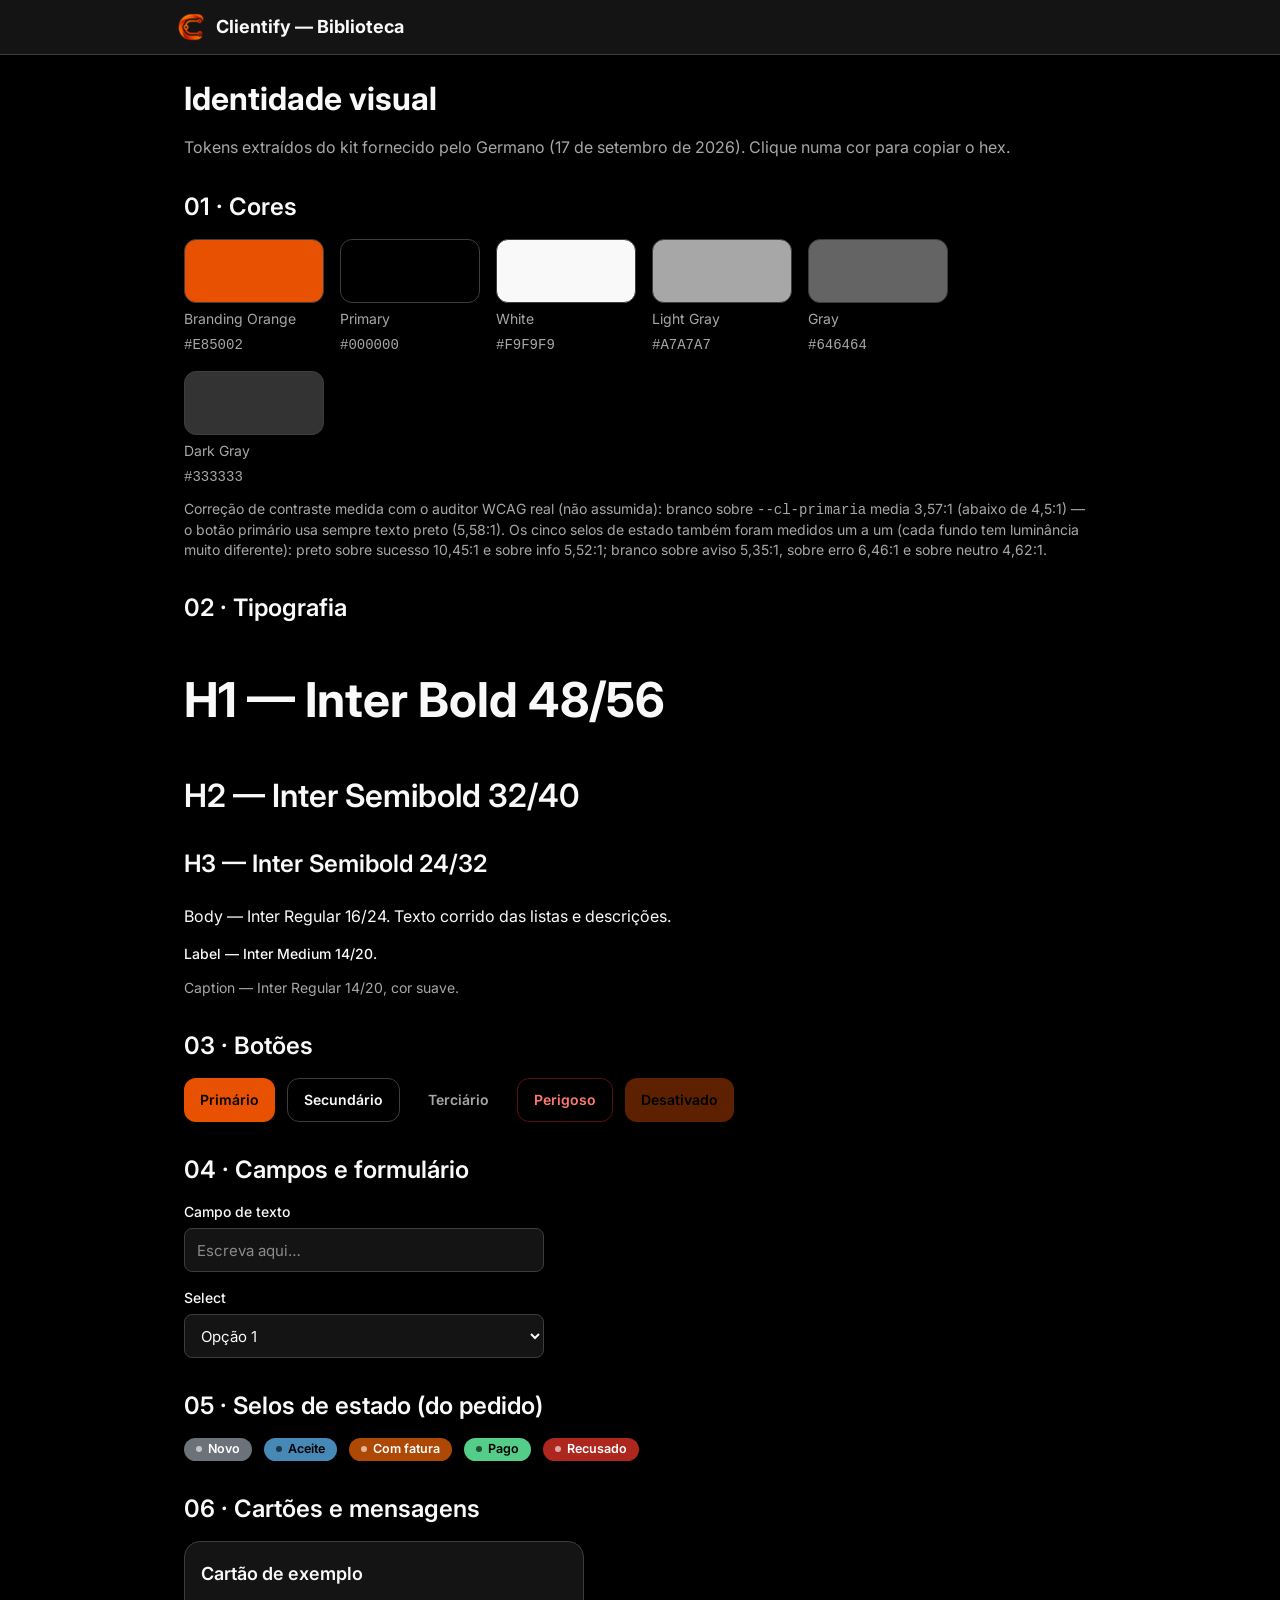
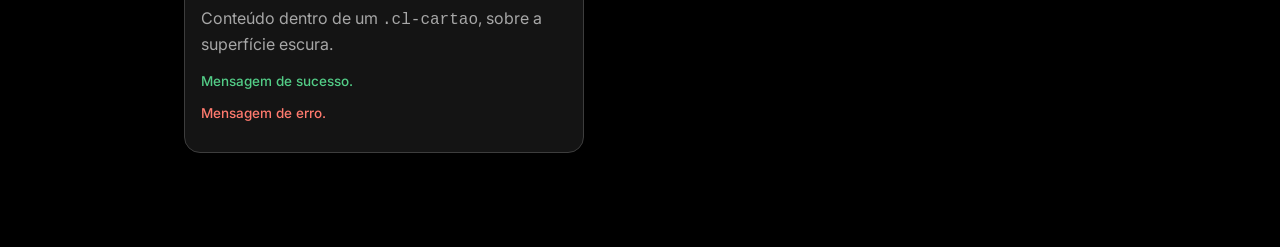
<file: biblioteca.html>
<!DOCTYPE html>
<html lang="pt-PT">
<head>
  <meta charset="UTF-8" />
  <meta name="clientify-versao" content="e7145a6d36ff" />
  <meta name="viewport" content="width=device-width, initial-scale=1.0" />
  <title>Biblioteca — Clientify</title>
  <meta name="description" content="Referência de identidade visual: cores, tipografia e componentes." />
  <link rel="icon" href="favicon-32.png" />
  <link rel="apple-touch-icon" href="apple-touch-icon.png" />
  <link rel="preconnect" href="https://fonts.googleapis.com" />
  <link rel="preconnect" href="https://fonts.gstatic.com" crossorigin />
  <link rel="stylesheet"
        href="https://fonts.googleapis.com/css2?family=Inter:wght@400;500;600;700&display=swap" />
  <link rel="stylesheet" href="web/biblioteca/clientify.css?v=914fd3e4" />
  <style>
    .chip { display: inline-flex; flex-direction: column; gap: 6px; width: 140px; }
    .chip .amostra { height: 64px; border-radius: var(--cl-r); border: 1px solid var(--cl-borda); cursor: pointer; }
    .secao { margin-bottom: var(--cl-e6); }
  </style>
</head>
<body>

<header class="cl-topo">
  <div class="cl-topo-int">
    <a class="cl-marca" href="index.html">
      <img src="favicon-32.png" alt="" />
      Clientify — Biblioteca
    </a>
  </div>
</header>

<main class="cl-env" style="padding-top:var(--cl-e5);padding-bottom:64px">

  <section class="secao">
    <h1 class="cl-h1" style="margin-bottom:var(--cl-e2);font-size:32px;line-height:40px">Identidade visual</h1>
    <p class="cl-suave">Tokens extraídos do kit fornecido pelo Germano (17 de setembro de 2026). Clique numa cor para copiar o hex.</p>
  </section>

  <section class="secao">
    <h2 class="cl-h3" style="margin-bottom:var(--cl-e4)">01 · Cores</h2>
    <div class="cl-fila" style="gap:var(--cl-e4)">
      <div class="chip"><div class="amostra" style="background:var(--cl-primaria)" data-copiar="#E85002"></div><b class="cl-caption">Branding Orange</b><span class="cl-caption mono">#E85002</span></div>
      <div class="chip"><div class="amostra" style="background:var(--cl-preto);border:1px solid var(--cl-borda)" data-copiar="#000000"></div><b class="cl-caption">Primary</b><span class="cl-caption mono">#000000</span></div>
      <div class="chip"><div class="amostra" style="background:var(--cl-branco)" data-copiar="#F9F9F9"></div><b class="cl-caption">White</b><span class="cl-caption mono">#F9F9F9</span></div>
      <div class="chip"><div class="amostra" style="background:var(--cl-cinza-claro)" data-copiar="#A7A7A7"></div><b class="cl-caption">Light Gray</b><span class="cl-caption mono">#A7A7A7</span></div>
      <div class="chip"><div class="amostra" style="background:var(--cl-cinza)" data-copiar="#646464"></div><b class="cl-caption">Gray</b><span class="cl-caption mono">#646464</span></div>
      <div class="chip"><div class="amostra" style="background:var(--cl-cinza-escuro)" data-copiar="#333333"></div><b class="cl-caption">Dark Gray</b><span class="cl-caption mono">#333333</span></div>
    </div>
    <p class="cl-caption" style="margin-top:var(--cl-e3)">
      Correção de contraste medida com o auditor WCAG real (não assumida): branco
      sobre <code>--cl-primaria</code> media 3,57:1 (abaixo de 4,5:1) — o botão
      primário usa sempre texto preto (5,58:1). Os cinco selos de estado também
      foram medidos um a um (cada fundo tem luminância muito diferente): preto
      sobre sucesso 10,45:1 e sobre info 5,52:1; branco sobre aviso 5,35:1, sobre
      erro 6,46:1 e sobre neutro 4,62:1.
    </p>
  </section>

  <section class="secao">
    <h2 class="cl-h3" style="margin-bottom:var(--cl-e4)">02 · Tipografia</h2>
    <p class="cl-h1">H1 — Inter Bold 48/56</p>
    <p class="cl-h2">H2 — Inter Semibold 32/40</p>
    <p class="cl-h3">H3 — Inter Semibold 24/32</p>
    <p class="cl-body">Body — Inter Regular 16/24. Texto corrido das listas e descrições.</p>
    <p class="cl-label">Label — Inter Medium 14/20.</p>
    <p class="cl-caption">Caption — Inter Regular 14/20, cor suave.</p>
  </section>

  <section class="secao">
    <h2 class="cl-h3" style="margin-bottom:var(--cl-e4)">03 · Botões</h2>
    <div class="cl-fila">
      <button class="cl-botao cl-botao-primario">Primário</button>
      <button class="cl-botao cl-botao-secundario">Secundário</button>
      <button class="cl-botao cl-botao-terciario">Terciário</button>
      <button class="cl-botao cl-botao-perigoso">Perigoso</button>
      <button class="cl-botao cl-botao-primario" disabled data-contraste-proposital
              title="Elementos desativados não têm requisito de contraste no WCAG (1.4.11).">Desativado</button>
    </div>
  </section>

  <section class="secao">
    <h2 class="cl-h3" style="margin-bottom:var(--cl-e4)">04 · Campos e formulário</h2>
    <div style="max-width:360px">
      <div class="cl-campo">
        <label for="ex-texto">Campo de texto</label>
        <input id="ex-texto" placeholder="Escreva aqui…" />
      </div>
      <div class="cl-campo">
        <label for="ex-select">Select</label>
        <select id="ex-select"><option>Opção 1</option><option>Opção 2</option></select>
      </div>
    </div>
  </section>

  <section class="secao">
    <h2 class="cl-h3" style="margin-bottom:var(--cl-e4)">05 · Selos de estado (do pedido)</h2>
    <div class="cl-fila">
      <span class="cl-selo cl-selo-neutro"><span class="ponto"></span>Novo</span>
      <span class="cl-selo cl-selo-info"><span class="ponto"></span>Aceite</span>
      <span class="cl-selo cl-selo-aviso"><span class="ponto"></span>Com fatura</span>
      <span class="cl-selo cl-selo-sucesso"><span class="ponto"></span>Pago</span>
      <span class="cl-selo cl-selo-erro"><span class="ponto"></span>Recusado</span>
    </div>
  </section>

  <section class="secao">
    <h2 class="cl-h3" style="margin-bottom:var(--cl-e4)">06 · Cartões e mensagens</h2>
    <div class="cl-cartao" style="max-width:400px">
      <h3 class="cl-h3" style="margin-bottom:var(--cl-e2);font-size:18px">Cartão de exemplo</h3>
      <p class="cl-suave cl-body">Conteúdo dentro de um <code>.cl-cartao</code>, sobre a superfície escura.</p>
      <p class="cl-msg cl-msg-ok" style="margin-top:var(--cl-e3)">Mensagem de sucesso.</p>
      <p class="cl-msg cl-msg-erro">Mensagem de erro.</p>
    </div>
  </section>

</main>

<script src="web/biblioteca/clientify.js?v=2794da5c"></script>
<script>
  document.querySelectorAll('[data-copiar]').forEach((el) => {
    el.addEventListener('click', () => navigator.clipboard.writeText(el.dataset.copiar));
  });
</script>
</body>
</html>
</file>
<file: web/biblioteca/clientify.css>
/* Clientify — sistema de desenho. Tema escuro (preto puro), Inter em
   tudo, laranja de marca. Tokens extraídos do kit de identidade
   fornecido pelo Germano (17 de setembro de 2026) — as cores com hex
   vêm rotuladas no próprio kit; os selos de estado foram amostrados por
   pixel diretamente da imagem do kit ("Lead Status Badges"), nunca
   adivinhados. Contraste medido antes de escrever (não assumido) — ver
   nota junto a cada selo. */

:root {
  /* cor de marca (rotuladas no kit) */
  --cl-primaria: #E85002;
  /* correção de contraste: --cl-primaria como texto sobre
     --cl-superficie-elevada mede 3,36:1 (abaixo de 4,5) — este tom mais
     claro mede 5,41:1. Só para texto solto sobre superfícies escuras
     (ex.: o botão "Mostrar" da senha); botões continuam com a marca. */
  --cl-primaria-clara: #FF8A4D;
  --cl-preto: #000000;
  --cl-branco: #F9F9F9;
  --cl-cinza-claro: #A7A7A7;
  --cl-cinza: #646464;
  --cl-cinza-escuro: #333333;

  --cl-fundo: #000000;
  /* não rotulada no kit — só Primary(preto)/Dark Gray(#333) existiam;
     um tom intermédio dá profundidade aos cartões sem inventar cor de
     marca nova, fica dentro do espectro neutro já implícito no kit. */
  --cl-superficie: #141414;
  --cl-superficie-elevada: #333333;
  --cl-borda: #3D3D3D;

  --cl-texto: #F9F9F9;
  --cl-texto-suave: #A7A7A7;

  /* selos de estado — amostrados por pixel do kit ("Lead Status
     Badges": New/Contacted/Qualified/Won/Lost) */
  --cl-sucesso: #53CD87;
  --cl-aviso: #AD4904;
  --cl-info: #4789B6;
  --cl-erro: #AD271E;
  --cl-neutro: #6B727A;

  --cl-e1: 4px; --cl-e2: 8px; --cl-e3: 12px; --cl-e4: 16px; --cl-e5: 24px; --cl-e6: 32px;
  --cl-r-sm: 8px; --cl-r: 12px; --cl-r-lg: 16px; --cl-r-xl: 24px;

  --cl-sombra-baixa: 0 1px 3px rgba(0,0,0,.5);
  --cl-sombra-media: 0 6px 16px rgba(0,0,0,.55);
  --cl-sombra-alta: 0 16px 40px rgba(0,0,0,.65);

  --cl-fonte: 'Inter', sans-serif;
}

* { box-sizing: border-box; }
html { color-scheme: dark; }
body {
  margin: 0; background: var(--cl-fundo); color: var(--cl-texto);
  font: 400 16px/24px var(--cl-fonte); -webkit-font-smoothing: antialiased;
}
h1, h2, h3, h4 { font-family: var(--cl-fonte); font-weight: 700; margin: 0; color: var(--cl-texto); }
a { color: inherit; }
[hidden] { display: none !important; }

/* ── escala de tipografia (rotulada no kit) ──────────────────────────── */
.cl-h1 { font: 700 48px/56px var(--cl-fonte); }
.cl-h2 { font: 600 32px/40px var(--cl-fonte); }
.cl-h3 { font: 600 24px/32px var(--cl-fonte); }
.cl-body { font: 400 16px/24px var(--cl-fonte); }
.cl-label { font: 500 14px/20px var(--cl-fonte); }
.cl-caption { font: 400 14px/20px var(--cl-fonte); color: var(--cl-texto-suave); }
.cl-suave { color: var(--cl-texto-suave); }

/* ── layout ───────────────────────────────────────────────────────────── */
.cl-pagina { min-height: 100vh; background: var(--cl-fundo); }
.cl-env { max-width: 960px; margin: 0 auto; padding: 0 var(--cl-e5); }
.cl-fila { display: flex; align-items: center; gap: var(--cl-e3); flex-wrap: wrap; }

/* ── navegação ────────────────────────────────────────────────────────── */
.cl-topo {
  background: var(--cl-superficie); border-bottom: 1px solid var(--cl-borda);
  position: sticky; top: 0; z-index: 10;
}
.cl-topo-int { max-width: 960px; margin: 0 auto; padding: var(--cl-e3) var(--cl-e4); display: flex; align-items: center; justify-content: space-between; gap: var(--cl-e4); }
.cl-marca { display: flex; align-items: center; gap: 10px; text-decoration: none; color: var(--cl-texto);
  font-family: var(--cl-fonte); font-weight: 700; font-size: 18px; }
.cl-marca img { width: 30px; height: 30px; display: block; }
.cl-segmentado { display: inline-flex; background: var(--cl-superficie-elevada); border-radius: var(--cl-r); padding: 3px; gap: 2px; }
.cl-segmentado button {
  border: 0; background: transparent; color: var(--cl-texto-suave); padding: 7px 16px;
  border-radius: calc(var(--cl-r) - 3px); font: 600 13.5px/1 var(--cl-fonte); cursor: pointer;
}
.cl-segmentado button[aria-current="true"] { background: var(--cl-primaria); color: #000; }

/* ── botões (kit: primário sólido laranja, secundário contornado,
   terciário só texto) — correção de contraste: branco sobre a marca
   media 3,57:1 (abaixo de 4,5), preto sobre a marca mede 5,58:1 — o
   botão primário usa sempre texto preto, nunca branco. ─────────────── */
.cl-botao {
  display: inline-flex; align-items: center; justify-content: center; gap: 8px;
  height: 44px; padding: 0 var(--cl-e4); border-radius: var(--cl-r); border: 0;
  font: 600 14px/1 var(--cl-fonte); cursor: pointer; white-space: nowrap;
  transition: background 120ms ease, border-color 120ms ease, opacity 120ms ease;
}
.cl-botao-pequeno { height: 36px; padding: 0 var(--cl-e3); font-size: 13.5px; }
.cl-botao-primario { background: var(--cl-primaria); color: #000; }
.cl-botao-primario:hover { background: #FF6A1A; }
.cl-botao-primario:active { background: #C94500; }
.cl-botao-secundario {
  background: transparent; color: var(--cl-texto); border: 1.5px solid var(--cl-borda);
}
.cl-botao-secundario:hover { border-color: var(--cl-primaria); background: rgba(232,80,2,.08); }
.cl-botao-terciario { background: transparent; color: var(--cl-texto-suave); }
.cl-botao-terciario:hover { color: var(--cl-texto); }
.cl-botao-perigoso { background: transparent; color: #FF7A6E; border: 1.5px solid rgba(173,39,30,.5); }
.cl-botao-perigoso:hover { background: rgba(173,39,30,.15); }
.cl-botao:disabled { opacity: .4; cursor: not-allowed; }
.cl-botao:focus-visible { outline: 2px solid var(--cl-primaria); outline-offset: 2px; }

.cl-botao-carregando { position: relative; color: transparent !important; }
.cl-botao-carregando::after {
  content: ''; position: absolute; width: 16px; height: 16px; border-radius: 50%;
  border: 2px solid rgba(0,0,0,.35); border-top-color: #000;
  animation: cl-girar .7s linear infinite;
}
@keyframes cl-girar { to { transform: rotate(360deg); } }

/* ── campos ───────────────────────────────────────────────────────────── */
.cl-campo { margin-bottom: var(--cl-e4); }
.cl-campo label { display: block; font: 500 14px/20px var(--cl-fonte); margin-bottom: 6px; color: var(--cl-texto); }
.cl-campo input, .cl-campo select, .cl-campo textarea {
  width: 100%; height: 44px; padding: 0 var(--cl-e3); border-radius: var(--cl-r-sm);
  border: 1.5px solid var(--cl-borda); background: var(--cl-superficie); color: var(--cl-texto);
  font: 400 15px/1 var(--cl-fonte);
}
.cl-campo textarea { height: auto; padding: var(--cl-e3); line-height: 1.5; }
.cl-campo input::placeholder, .cl-campo textarea::placeholder { color: #8A8A8A; }
.cl-campo input:focus, .cl-campo select:focus, .cl-campo textarea:focus {
  outline: none; border-color: var(--cl-primaria); box-shadow: 0 0 0 3px rgba(232,80,2,.22);
}
.cl-campo.cl-erro input { border-color: var(--cl-erro); }
.cl-campo .cl-msg-erro { display: flex; align-items: center; gap: 6px; margin-top: 6px; font-size: 13px; color: #FF7A6E; }
.cl-campo input:disabled { opacity: .45; cursor: not-allowed; }

/* ── selos de estado (pills) — cada um com a cor de texto que passa no
   WCAG (medido, não uniforme como nos outros apps porque cada fundo
   tem luminância muito diferente): preto sobre sucesso 10,45:1 e sobre
   info 5,52:1; branco sobre aviso 5,35:1, sobre erro 6,46:1 e sobre
   neutro 4,62:1. ─────────────────────────────────────────────────────*/
.cl-selo {
  display: inline-flex; align-items: center; gap: 6px; padding: 5px 12px;
  border-radius: 999px; font: 600 12.5px/1 var(--cl-fonte);
}
.cl-selo .ponto { width: 6px; height: 6px; border-radius: 50%; background: currentColor; opacity: .6; }
.cl-selo-sucesso { background: var(--cl-sucesso); color: #000; }
.cl-selo-aviso   { background: var(--cl-aviso); color: #fff; }
.cl-selo-info    { background: var(--cl-info); color: #000; }
.cl-selo-erro    { background: var(--cl-erro); color: #fff; }
.cl-selo-neutro  { background: var(--cl-neutro); color: #fff; }

/* ── cartões ──────────────────────────────────────────────────────────── */
.cl-cartao {
  background: var(--cl-superficie); border: 1px solid var(--cl-borda);
  border-radius: var(--cl-r-lg); padding: var(--cl-e4); box-shadow: var(--cl-sombra-baixa);
}

/* ── feedback ─────────────────────────────────────────────────────────── */
.cl-msg { font: 500 13.5px/1.4 var(--cl-fonte); min-height: 1px; }
.cl-msg-erro { color: #FF7A6E; }
.cl-msg-ok { color: var(--cl-sucesso); }
.cl-vazio { text-align: center; padding: var(--cl-e6) var(--cl-e4); color: var(--cl-texto-suave); }

/* ── <dialog> a sério (ligar fatura, etc.) ───────────────────────────── */
dialog {
  border: 0; border-radius: var(--cl-r-lg); padding: var(--cl-e4);
  max-width: 400px; width: calc(100% - var(--cl-e5) * 2);
  background: var(--cl-superficie-elevada); border: 1px solid var(--cl-borda);
  color: var(--cl-texto); box-shadow: var(--cl-sombra-alta);
}
dialog::backdrop { background: rgba(0,0,0,.7); }
.mono { font-family: ui-monospace, 'SF Mono', Consolas, monospace; }

/* ── janela da confirmação em PDF — maior, sem padding (o iframe
   ocupa tudo), mesmo espírito do "Ver boleto" do EmDia ─────────────── */
dialog.cl-modal-pdf { max-width: 760px; padding: 0; }
.cl-janela-cabeca {
  display: flex; align-items: center; justify-content: space-between; gap: var(--cl-e4);
  padding: var(--cl-e3) var(--cl-e4); border-bottom: 1px solid var(--cl-borda);
}
.cl-janela-cabeca h2 { font: 700 16px/1 var(--cl-fonte); }
#pdf-iframe { width: 100%; height: 72vh; border: 0; display: block; background: #fff; }

/* ── entrada (login) ──────────────────────────────────────────────────── */
.cl-a-verificar { min-height: 100svh; display: flex; align-items: center; justify-content: center; }
.cl-entrada {
  position: relative; min-height: 100svh; display: flex; align-items: center; justify-content: center;
  padding: clamp(24px, 5vh, 64px) clamp(16px, 4vw, 56px);
  background: var(--cl-fundo) url('../marca/clientify-fundo.jpg') center/cover no-repeat;
}
.cl-entrada::before {
  content: ''; position: absolute; inset: 0; background: rgba(0,0,0,.5);
}
.cl-entrada-cartao {
  position: relative; width: 100%; max-width: 400px;
  background: var(--cl-superficie-elevada); border: 1px solid var(--cl-borda);
  border-radius: var(--cl-r-lg); padding: clamp(24px, 4vh, 34px); box-shadow: var(--cl-sombra-alta);
}
.cl-entrada-marca { display: flex; align-items: center; gap: var(--cl-e3); margin-bottom: clamp(16px, 3vh, 24px); }
.cl-entrada-marca img { width: 44px; height: 44px; }
.cl-entrada-marca b { font-family: var(--cl-fonte); font-size: 20px; }
.cl-entrada-marca small { display: block; font-weight: 400; font-size: 12.5px; color: var(--cl-texto-suave); margin-top: 2px; }
.cl-campo-senha { position: relative; }
.cl-campo-senha input { padding-right: 96px; }
.cl-ver-senha {
  position: absolute; right: 6px; bottom: 6px; height: 32px; padding: 0 11px;
  border: 0; border-radius: 9px; background: transparent; color: var(--cl-primaria-clara);
  font: 500 13px/1 var(--cl-fonte); cursor: pointer;
}
.cl-ver-senha:hover { background: rgba(232,80,2,.12); }

@media (max-width: 640px) {
  .cl-entrada { background-image: none; }
  .cl-entrada::before { display: none; }
}
</file>
